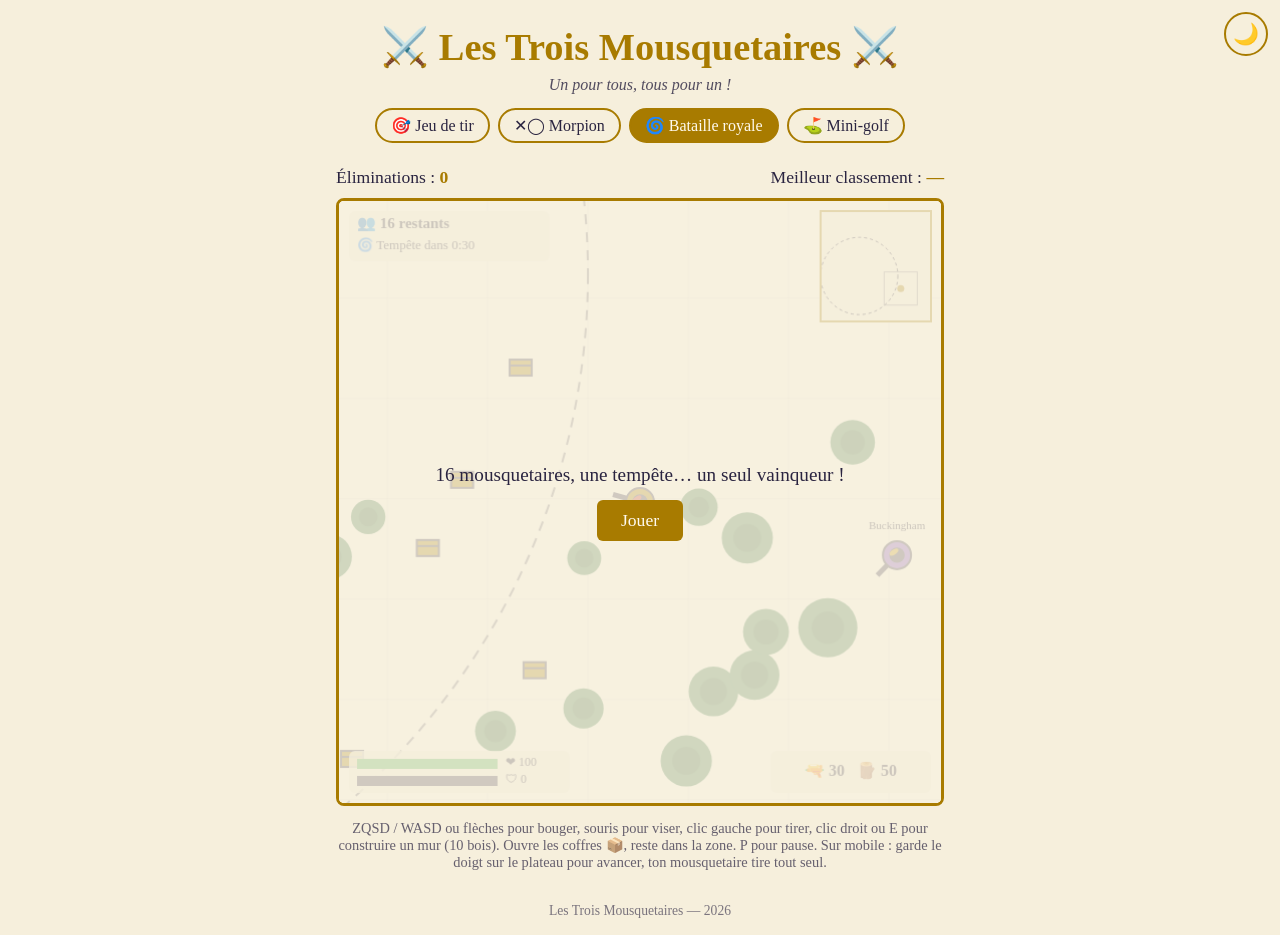
<file: bataille.html>
<!DOCTYPE html>
<html lang="fr">
<head>
  <meta charset="UTF-8">
  <meta name="viewport" content="width=device-width, initial-scale=1.0">
  <title>Bataille royale — Les Trois Mousquetaires</title>
  <link rel="stylesheet" href="style.css">
  <script>
    // Applique le thème avant l'affichage pour éviter un flash
    try {
      const theme = localStorage.getItem("theme") ||
        (matchMedia("(prefers-color-scheme: light)").matches ? "clair" : "sombre");
      document.documentElement.dataset.theme = theme;
    } catch (e) {}
  </script>
</head>
<body>
  <button id="bouton-theme" class="bouton-theme" aria-label="Changer de thème"></button>
  <header>
    <h1>⚔️ Les Trois Mousquetaires ⚔️</h1>
    <p class="devise">Un pour tous, tous pour un !</p>
    <nav class="jeux">
      <a href="index.html">🎯 Jeu de tir</a>
      <a href="morpion.html">✕◯ Morpion</a>
      <a href="bataille.html" aria-current="page">🌀 Bataille royale</a>
      <a href="golf.html">⛳ Mini-golf</a>
    </nav>
  </header>

  <main class="large bataille">
    <div class="scores">
      <span>Éliminations : <strong id="eliminations">0</strong></span>
      <span>Meilleur classement : <strong id="record">—</strong></span>
    </div>

    <div class="plateau">
      <canvas id="jeu" width="600" height="600"></canvas>
      <div id="message" class="message">
        <p id="message-texte">16 mousquetaires, une tempête… un seul vainqueur !</p>
        <button id="jouer">Jouer</button>
      </div>
    </div>

    <div class="manette">
      <button id="construire" aria-label="Construire un mur">🧱</button>
    </div>

    <p class="aide">
      ZQSD / WASD ou flèches pour bouger, souris pour viser, clic gauche pour tirer,
      clic droit ou E pour construire un mur (10 bois). Ouvre les coffres 📦, reste dans la zone. P pour pause.
      Sur mobile : garde le doigt sur le plateau pour avancer, ton mousquetaire tire tout seul.
    </p>
  </main>

  <footer>
    <p>Les Trois Mousquetaires — 2026</p>
  </footer>

  <script src="bataille.js"></script>
</body>
</html>
</file>
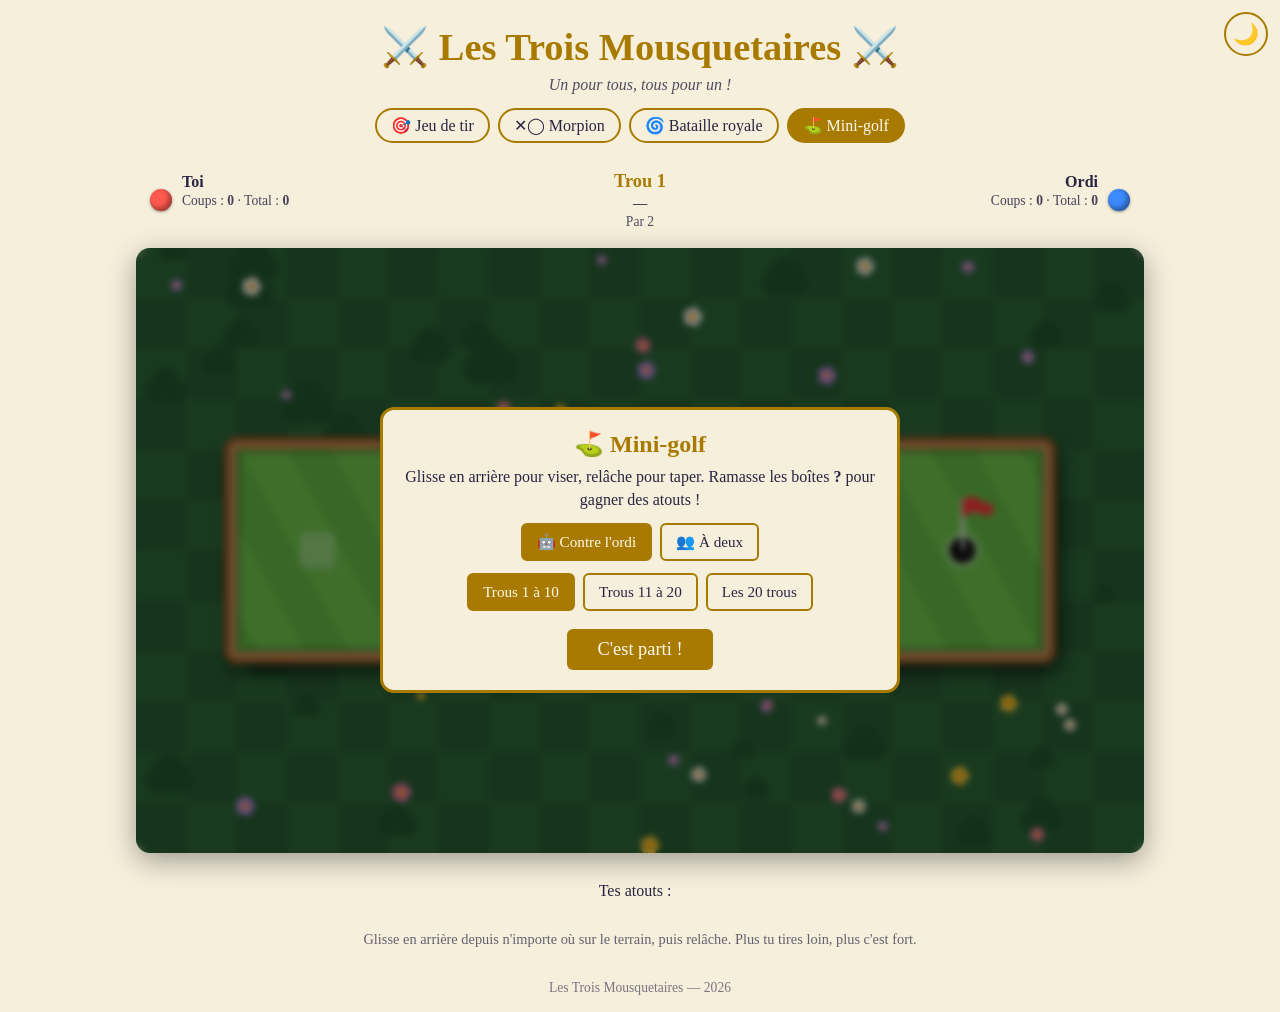
<file: golf.html>
<!DOCTYPE html>
<html lang="fr">
<head>
  <meta charset="UTF-8">
  <meta name="viewport" content="width=device-width, initial-scale=1.0">
  <title>Mini-golf — Les Trois Mousquetaires</title>
  <link rel="stylesheet" href="style.css">
  <link rel="stylesheet" href="golf.css">
  <script>
    // Applique le thème avant l'affichage pour éviter un flash
    try {
      const theme = localStorage.getItem("theme") ||
        (matchMedia("(prefers-color-scheme: light)").matches ? "clair" : "sombre");
      document.documentElement.dataset.theme = theme;
    } catch (e) {}
  </script>
</head>
<body class="page-golf">
  <button id="bouton-theme" class="bouton-theme" aria-label="Changer de thème"></button>
  <header>
    <h1>⚔️ Les Trois Mousquetaires ⚔️</h1>
    <p class="devise">Un pour tous, tous pour un !</p>
    <nav class="jeux">
      <a href="index.html">🎯 Jeu de tir</a>
      <a href="morpion.html">✕◯ Morpion</a>
      <a href="bataille.html">🌀 Bataille royale</a>
      <a href="golf.html" aria-current="page">⛳ Mini-golf</a>
    </nav>
  </header>

  <main>
    <div class="barre-golf">
      <div id="panneau-0" class="panneau j0">
        <span class="pastille"></span>
        <div>
          <strong class="nom">Toi</strong>
          <span class="detail">Coups : <b class="coups">0</b> · Total : <b class="total">0</b></span>
          <span class="effets"></span>
        </div>
      </div>
      <div class="infos-trou">
        <strong id="trou-numero">Trou 1</strong>
        <span id="trou-nom">—</span>
        <span id="trou-par">Par 2</span>
      </div>
      <div id="panneau-1" class="panneau j1">
        <span class="pastille"></span>
        <div>
          <strong class="nom">Ordi</strong>
          <span class="detail">Coups : <b class="coups">0</b> · Total : <b class="total">0</b></span>
          <span class="effets"></span>
        </div>
      </div>
    </div>

    <div class="terrain">
      <canvas id="golf"></canvas>
      <div id="bandeau" class="bandeau"></div>

      <div id="menu-golf" class="voile-golf">
        <div class="fiche">
          <h2>⛳ Mini-golf</h2>
          <p>Glisse en arrière pour viser, relâche pour taper. Ramasse les boîtes <b>?</b> pour gagner des atouts !</p>
          <div class="choix" role="group" aria-label="Adversaire">
            <button data-mode="ordi" aria-pressed="true">🤖 Contre l'ordi</button>
            <button data-mode="deux" aria-pressed="false">👥 À deux</button>
          </div>
          <div class="choix" role="group" aria-label="Parcours">
            <button data-parcours="debut" aria-pressed="true">Trous 1 à 10</button>
            <button data-parcours="fin" aria-pressed="false">Trous 11 à 20</button>
            <button data-parcours="tout" aria-pressed="false">Les 20 trous</button>
          </div>
          <button id="commencer" class="gros">C'est parti !</button>
        </div>
      </div>

      <div id="carte-score" class="voile-golf cache">
        <div class="fiche">
          <h2 id="score-titre">Trou terminé</h2>
          <div id="score-contenu"></div>
          <button id="score-suite" class="gros">Trou suivant</button>
        </div>
      </div>
    </div>

    <div class="atouts">
      <span id="atouts-titre">Tes atouts :</span>
      <div id="atouts-liste" class="atouts-liste"></div>
    </div>
    <p id="atout-aide" class="aide">Glisse en arrière depuis n'importe où sur le terrain, puis relâche. Plus tu tires loin, plus c'est fort.</p>
  </main>

  <footer>
    <p>Les Trois Mousquetaires — 2026</p>
  </footer>

  <script src="golf.js"></script>
</body>
</html>
</file>
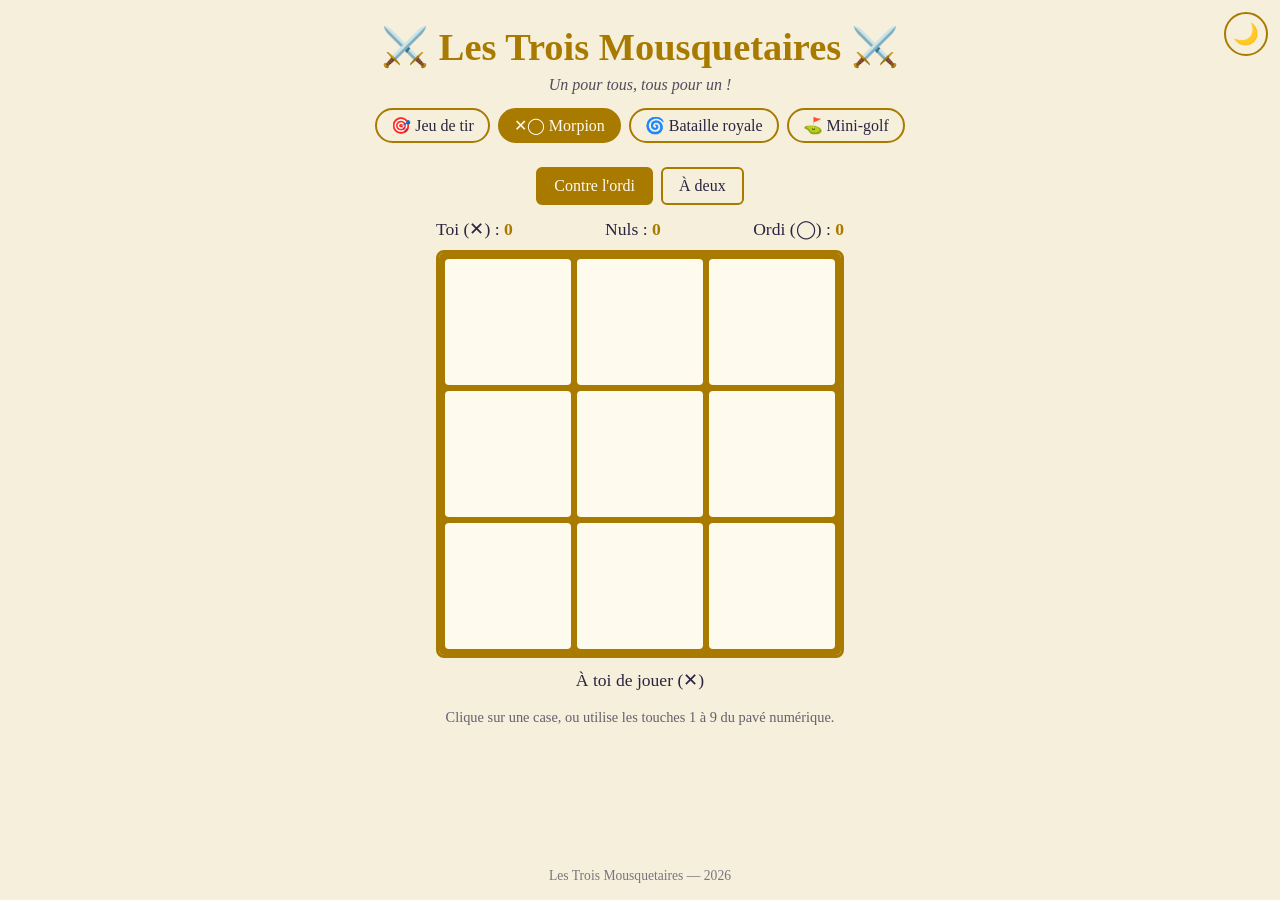
<file: morpion.html>
<!DOCTYPE html>
<html lang="fr">
<head>
  <meta charset="UTF-8">
  <meta name="viewport" content="width=device-width, initial-scale=1.0">
  <title>Morpion — Les Trois Mousquetaires</title>
  <link rel="stylesheet" href="style.css">
  <script>
    // Applique le thème avant l'affichage pour éviter un flash
    try {
      const theme = localStorage.getItem("theme") ||
        (matchMedia("(prefers-color-scheme: light)").matches ? "clair" : "sombre");
      document.documentElement.dataset.theme = theme;
    } catch (e) {}
  </script>
</head>
<body>
  <button id="bouton-theme" class="bouton-theme" aria-label="Changer de thème"></button>
  <header>
    <h1>⚔️ Les Trois Mousquetaires ⚔️</h1>
    <p class="devise">Un pour tous, tous pour un !</p>
    <nav class="jeux">
      <a href="index.html">🎯 Jeu de tir</a>
      <a href="morpion.html" aria-current="page">✕◯ Morpion</a>
      <a href="bataille.html">🌀 Bataille royale</a>
      <a href="golf.html">⛳ Mini-golf</a>
    </nav>
  </header>

  <main>
    <div class="modes" role="group" aria-label="Adversaire">
      <button data-mode="ordi" aria-pressed="true">Contre l'ordi</button>
      <button data-mode="duo" aria-pressed="false">À deux</button>
    </div>

    <div class="scores">
      <span><span id="nom-x">Toi</span> (✕) : <strong id="score-x">0</strong></span>
      <span>Nuls : <strong id="score-nuls">0</strong></span>
      <span><span id="nom-o">Ordi</span> (◯) : <strong id="score-o">0</strong></span>
    </div>

    <div class="plateau">
      <div id="grille" class="grille"></div>
      <div id="message" class="message cache">
        <p id="message-texte"></p>
        <button id="rejouer">Rejouer</button>
      </div>
    </div>

    <p id="tour" class="tour" aria-live="polite"></p>
    <p class="aide">Clique sur une case, ou utilise les touches 1 à 9 du pavé numérique.</p>
  </main>

  <footer>
    <p>Les Trois Mousquetaires — 2026</p>
  </footer>

  <script src="morpion.js"></script>
</body>
</html>
</file>
<file: style.css>
/* Thème sombre (par défaut) */
:root {
  color-scheme: dark;
  --fond: #1b1f3a;
  --texte: #f4e9cd;
  --or: #e8c547;
  --or-clair: #f5d76a;
  --plateau: #263061;
  --voile: rgba(27, 31, 58, 0.75);
  --pomme: #e0453a;
  --texte-bouton: #1b1f3a;
  --roues: #0e1024;
}

/* Thème clair */
:root[data-theme="clair"] {
  color-scheme: light;
  --fond: #f6efdc;
  --texte: #2a2440;
  --or: #a87b00;
  --or-clair: #c9970f;
  --plateau: #fffaee;
  --voile: rgba(246, 239, 220, 0.8);
  --pomme: #c8322a;
  --texte-bouton: #fffaee;
  --roues: #3a3350;
}

* {
  box-sizing: border-box;
  margin: 0;
  padding: 0;
}

body {
  font-family: Georgia, "Times New Roman", serif;
  background: var(--fond);
  transition: background 0.3s, color 0.3s;
  color: var(--texte);
  min-height: 100vh;
  display: flex;
  flex-direction: column;
  align-items: center;
  text-align: center;
}

header {
  padding: 24px 16px 8px;
}

h1 {
  font-size: clamp(1.6rem, 5vw, 2.4rem);
  color: var(--or);
}

.bouton-theme {
  position: absolute;
  top: 12px;
  right: 12px;
  width: 44px;
  height: 44px;
  padding: 0;
  font-size: 1.3rem;
  border-radius: 50%;
  background: transparent;
  border: 2px solid var(--or);
}

.bouton-theme:hover {
  background: var(--voile);
}

.devise {
  font-style: italic;
  margin-top: 6px;
  opacity: 0.8;
}

main {
  flex: 1;
  width: 100%;
  max-width: 440px;
  padding: 16px;
}

.scores {
  display: flex;
  justify-content: space-between;
  margin-bottom: 10px;
  font-size: 1.1rem;
}

.scores strong {
  color: var(--or);
}

.plateau {
  position: relative;
  width: 100%;
  aspect-ratio: 1;
  border: 3px solid var(--or);
  border-radius: 8px;
  overflow: hidden;
}

canvas {
  display: block;
  width: 100%;
  height: 100%;
  background: var(--plateau);
}

.message {
  position: absolute;
  inset: 0;
  display: flex;
  flex-direction: column;
  align-items: center;
  justify-content: center;
  gap: 14px;
  background: var(--voile);
  font-size: 1.2rem;
}

.message.cache {
  display: none;
}

button {
  font-family: inherit;
  font-size: 1.1rem;
  background: var(--or);
  color: var(--texte-bouton);
  border: none;
  border-radius: 6px;
  padding: 10px 24px;
  cursor: pointer;
}

button:hover {
  background: var(--or-clair);
}

.manette {
  margin-top: 16px;
  display: flex;
  flex-direction: column;
  align-items: center;
  gap: 6px;
}

.manette div {
  display: flex;
  gap: 6px;
}

.manette button {
  width: 56px;
  height: 56px;
  padding: 0;
  font-size: 1.4rem;
}

.aide {
  margin-top: 14px;
  font-size: 0.9rem;
  opacity: 0.7;
}

/* Bataille royale */
main.large {
  max-width: 640px;
}

.bataille canvas {
  cursor: crosshair;
  touch-action: none;
}

/* Menu des jeux */
.jeux {
  display: flex;
  flex-wrap: wrap;
  justify-content: center;
  gap: 8px;
  margin-top: 14px;
}

.jeux a {
  color: var(--texte);
  text-decoration: none;
  padding: 6px 14px;
  border: 2px solid var(--or);
  border-radius: 20px;
}

.jeux a:hover {
  background: var(--voile);
}

.jeux a[aria-current="page"] {
  background: var(--or);
  color: var(--texte-bouton);
}

/* Morpion */
.modes {
  display: flex;
  justify-content: center;
  gap: 8px;
  margin-bottom: 14px;
}

.modes button {
  padding: 8px 16px;
  font-size: 1rem;
  background: transparent;
  color: var(--texte);
  border: 2px solid var(--or);
}

.modes button[aria-pressed="true"] {
  background: var(--or);
  color: var(--texte-bouton);
}

.grille {
  display: grid;
  grid-template-columns: repeat(3, 1fr);
  gap: 6px;
  width: 100%;
  height: 100%;
  padding: 6px;
  background: var(--or);
}

.grille .case {
  padding: 0;
  border-radius: 4px;
  background: var(--plateau);
  font-size: clamp(2.4rem, 16vw, 5rem);
  line-height: 1;
  cursor: pointer;
}

.grille .case:disabled {
  cursor: default;
}

.grille .case:disabled:not(.gagnante):hover {
  background: var(--plateau);
}

.grille .case:not(:disabled):hover {
  background: var(--voile);
}

.grille .case[data-joueur="X"] {
  color: var(--or);
}

.grille .case[data-joueur="O"] {
  color: var(--pomme);
}

.grille .case.gagnante {
  background: var(--or-clair);
  color: var(--texte-bouton);
}

.tour {
  margin-top: 12px;
  min-height: 1.4em;
  font-size: 1.1rem;
}

footer {
  padding: 16px;
  font-size: 0.85rem;
  opacity: 0.6;
}

/* Les boutons tactiles ne servent que sur mobile */
@media (hover: hover) and (pointer: fine) {
  .manette {
    display: none;
  }
}
</file>
<file: golf.css>
/* Styles propres au mini-golf (golf.html), chargés après style.css */

.page-golf main {
  max-width: 1040px;
  width: 100%;
  padding: 12px 16px 16px;
}

/* ---------- Bandeau des joueurs ---------- */

.barre-golf {
  display: grid;
  grid-template-columns: 1fr auto 1fr;
  gap: 10px;
  align-items: center;
  margin-bottom: 10px;
}

.panneau {
  display: flex;
  align-items: center;
  gap: 10px;
  padding: 8px 12px;
  border: 2px solid transparent;
  border-radius: 12px;
  background: var(--voile);
  text-align: left;
  transition: border-color 0.2s, transform 0.2s;
}

.panneau.j1 {
  flex-direction: row-reverse;
  text-align: right;
}

.panneau.actif {
  border-color: var(--or);
  transform: scale(1.03);
}

.panneau div {
  display: flex;
  flex-direction: column;
  gap: 2px;
}

.pastille {
  flex: none;
  width: 22px;
  height: 22px;
  border-radius: 50%;
  box-shadow: inset -3px -3px 5px rgba(0, 0, 0, 0.35), 0 1px 3px rgba(0, 0, 0, 0.4);
}

.j0 .pastille {
  background: #ff5a4f;
}

.j1 .pastille {
  background: #3d8bff;
}

.detail {
  font-size: 0.85rem;
  opacity: 0.85;
}

.effets {
  min-height: 1.1em;
  font-size: 0.95rem;
  letter-spacing: 2px;
}

.infos-trou {
  display: flex;
  flex-direction: column;
  align-items: center;
  gap: 2px;
}

.infos-trou strong {
  color: var(--or);
  font-size: 1.15rem;
}

#trou-nom {
  font-style: italic;
}

#trou-par {
  font-size: 0.85rem;
  opacity: 0.8;
}

/* ---------- Terrain ---------- */

.terrain {
  position: relative;
  width: 100%;
  aspect-ratio: 1000 / 600;
  border-radius: 14px;
  overflow: hidden;
  box-shadow: 0 8px 28px rgba(0, 0, 0, 0.35);
}

#golf {
  display: block;
  width: 100%;
  height: 100%;
  touch-action: none;
  cursor: crosshair;
}

.bandeau {
  position: absolute;
  top: 10px;
  left: 50%;
  transform: translateX(-50%);
  padding: 6px 16px;
  border-radius: 20px;
  background: rgba(0, 0, 0, 0.6);
  color: #fff;
  font-size: 0.95rem;
  white-space: nowrap;
  pointer-events: none;
  opacity: 0;
  transition: opacity 0.3s;
}

.bandeau.visible {
  opacity: 1;
}

.voile-golf {
  position: absolute;
  inset: 0;
  display: flex;
  align-items: center;
  justify-content: center;
  padding: 12px;
  background: rgba(0, 0, 0, 0.45);
  backdrop-filter: blur(3px);
}

.voile-golf.cache {
  display: none;
}

.fiche {
  width: 100%;
  max-width: 520px;
  max-height: 100%;
  overflow: auto;
  padding: 20px;
  border: 3px solid var(--or);
  border-radius: 14px;
  background: var(--fond);
  color: var(--texte);
}

.fiche h2 {
  color: var(--or);
  margin-bottom: 8px;
}

.fiche p {
  margin-bottom: 12px;
  line-height: 1.4;
}

.choix {
  display: flex;
  flex-wrap: wrap;
  justify-content: center;
  gap: 8px;
  margin-bottom: 12px;
}

.choix button {
  font-size: 0.95rem;
  padding: 8px 14px;
  background: transparent;
  color: var(--texte);
  border: 2px solid var(--or);
}

.choix button[aria-pressed="true"] {
  background: var(--or);
  color: var(--texte-bouton);
}

button.gros {
  margin-top: 6px;
  font-size: 1.15rem;
  padding: 10px 30px;
}

/* Carte des scores */
.tableau-score {
  width: 100%;
  border-collapse: collapse;
  margin: 8px 0 12px;
  font-size: 0.9rem;
}

.tableau-score th,
.tableau-score td {
  padding: 4px 6px;
  border-bottom: 1px solid var(--voile);
}

.tableau-score .meilleur {
  color: var(--or);
  font-weight: bold;
}

.defile {
  overflow-x: auto;
}

/* ---------- Atouts ---------- */

.atouts {
  display: flex;
  align-items: center;
  justify-content: center;
  flex-wrap: wrap;
  gap: 10px;
  margin-top: 12px;
  min-height: 52px;
}

.atouts-liste {
  display: flex;
  gap: 8px;
}

.atout {
  display: flex;
  align-items: center;
  gap: 6px;
  padding: 8px 12px;
  font-size: 0.95rem;
  border-radius: 10px;
}

.atout span {
  font-size: 1.3rem;
}

.atout:disabled {
  opacity: 0.45;
  cursor: default;
}

.atouts-vide {
  opacity: 0.6;
  font-style: italic;
}

@media (max-width: 640px) {
  .barre-golf {
    grid-template-columns: 1fr 1fr;
  }

  .infos-trou {
    grid-column: 1 / -1;
    grid-row: 1;
    flex-direction: row;
    gap: 10px;
  }

  .atout b {
    display: none;
  }
}
</file>
